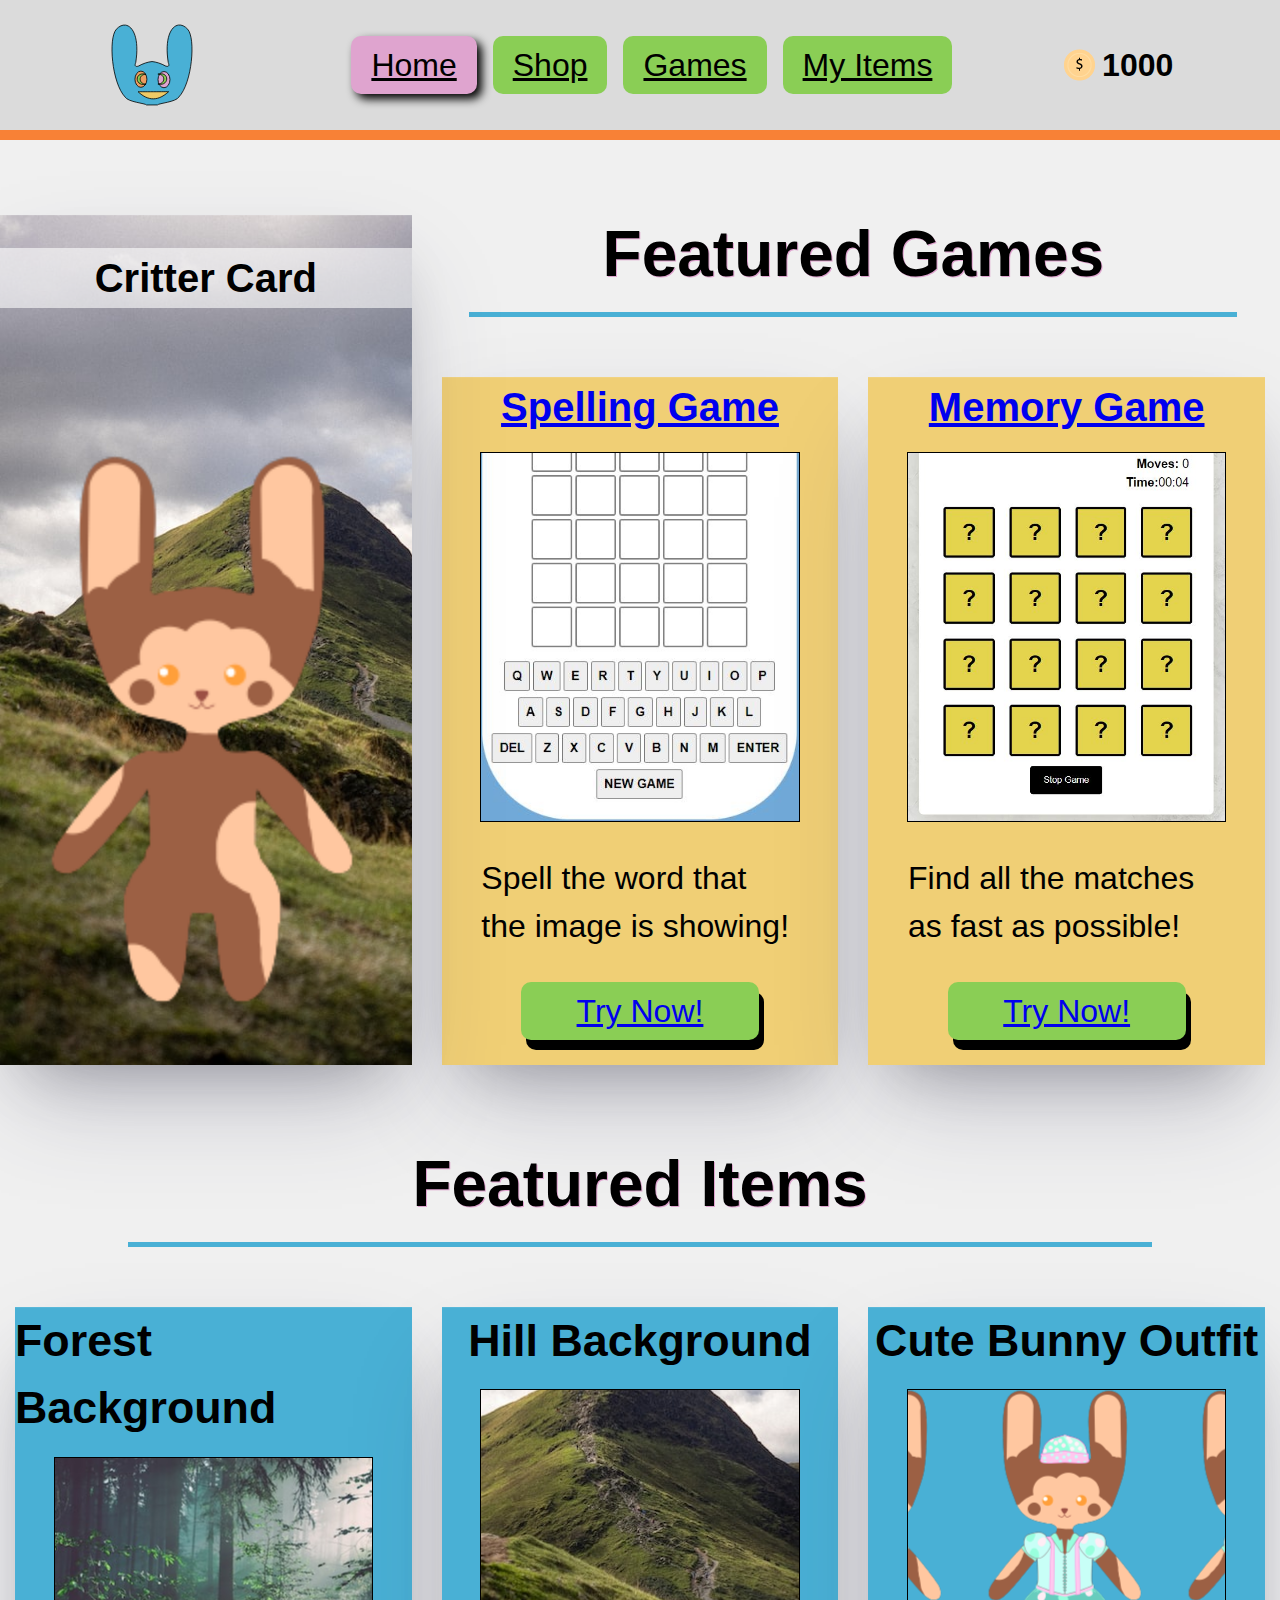
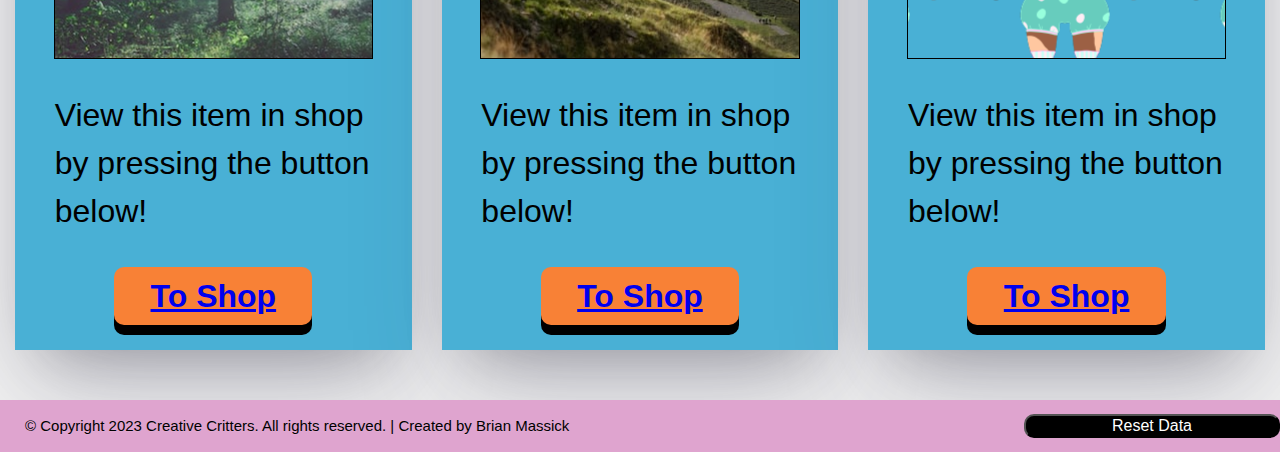
<file: index.html>
<!DOCTYPE html>
<html lang="en">
<head>
    <meta charset="UTF-8">
    <meta http-equiv="X-UA-Compatible" content="IE=edge">
    <meta name="viewport" content="width=device-width, initial-scale=1.0">
    <title>Creative Critters</title>
    <link rel="stylesheet" href="scss/styles.css">
    <link rel="icon" type="image/x-icon" href="/images/testerLogo.svg">
</head>
<body>
    <main>
        <div class="page-wrapper">
            <navigation class="navigation">

                <input type="checkbox" id="menu-toggle">
                <label class="menu-toggle-label circle" for="menu-toggle" aria-label="Dropdown navigation">
                  <span class="menu-button"></span>
                </label>

                <a href="index.html"><div id="cCLogo"></div></a>
    
                <ul class="menu">
                    <li id="active"><a href="index.html">Home</a></li>
                    <li><a href="shop.html">Shop</a></li>
                    <li><a href="games.html">Games</a></li>
                    <li><a href="myItems.html">My Items</a></li>
                </ul>

                <div class="coin-count"><img src="./images/Coin.png" alt="Coin"><span id="coin-bag"></span></div>
            </navigation>
    
            <div class="home-wrapper">
                <div id="critter-background" class="critter-card">
                    <h2>Critter Card</h2>
                    <div id="critter-character"></div>
                </div>
                <h2 class="feature-title-games">Featured Games</h2>
                <div class="featured-games">
                    <div class="game-preview">
                        <h4 class="game-preview-title"><a href="/games/spellingGame.html">Spelling Game</a></h4>
                        <a class="game-preview-image game-preview-image-spelling" href="/games/spellingGame.html"></a>
                        <p class="game-preview-text">
                            Spell the word that the image is showing!
                        </p>
                        <a class="game-preview-button" href="/games/spellingGame.html">Try Now!</a>
                    </div>
                    <div class="game-preview">
                        <h4 class="game-preview-title"><a href="/games/memoryGame.html">Memory Game</a></h4>
                        <a class="game-preview-image-memory game-preview-image" href="/games/memoryGame.html"></a>
                        <p class="game-preview-text">
                            Find all the matches as fast as possible!
                        </p>
                        <a  class="game-preview-button" href="/games/memoryGame.html">Try Now!</a>
                    </div>
                </div>
                <h2 class="feature-title-items">Featured Items</h2>
                <div class="featured-items">
                    <div class="item-preview item-preview-background">
                        <h4 class="item-preview-title">Forest Background</h4>
                        <div id="item-1" class="item-preview-image"></div>
                        <p class="item-preview-text">
                            View this item in shop by pressing the button below!
                        </p>
                        <a class="item-preview-button" href="./shop.html">To Shop</a>
                    </div>
                    <div class="item-preview item-preview-background">
                        <h4 class="item-preview-title">Hill Background</h4>
                        <div id="item-2" class="item-preview-image"></div>
                        <p class="item-preview-text">
                            View this item in shop by pressing the button below!
                        </p>
                        <a class="item-preview-button" href="./shop.html">To Shop</a>
                    </div>
                    <div class="item-preview item-preview-background">
                        <h4 class="item-preview-title">Cute Bunny Outfit</h4>
                        <div id="item-3" class="item-preview-image"></div>
                        <p class="item-preview-text">
                            View this item in shop by pressing the button below!
                        </p>
                        <a class="item-preview-button" href="./shop.html">To Shop</a>
                    </div>
                </div>
            </div>
    
            <footer class="footer">
                <div class="footer-div">
                    <p class="copyright-text">© Copyright 2023 Creative Critters. All rights reserved. | Created by Brian Massick</p>
                    <button class="reset-data" onclick="resetLocalData()">Reset Data</button>
                </div>
            </footer>
        </div>
    </main>

<script src="/main.js" type="text/javascript"></script>
</body>
</html>
</file>
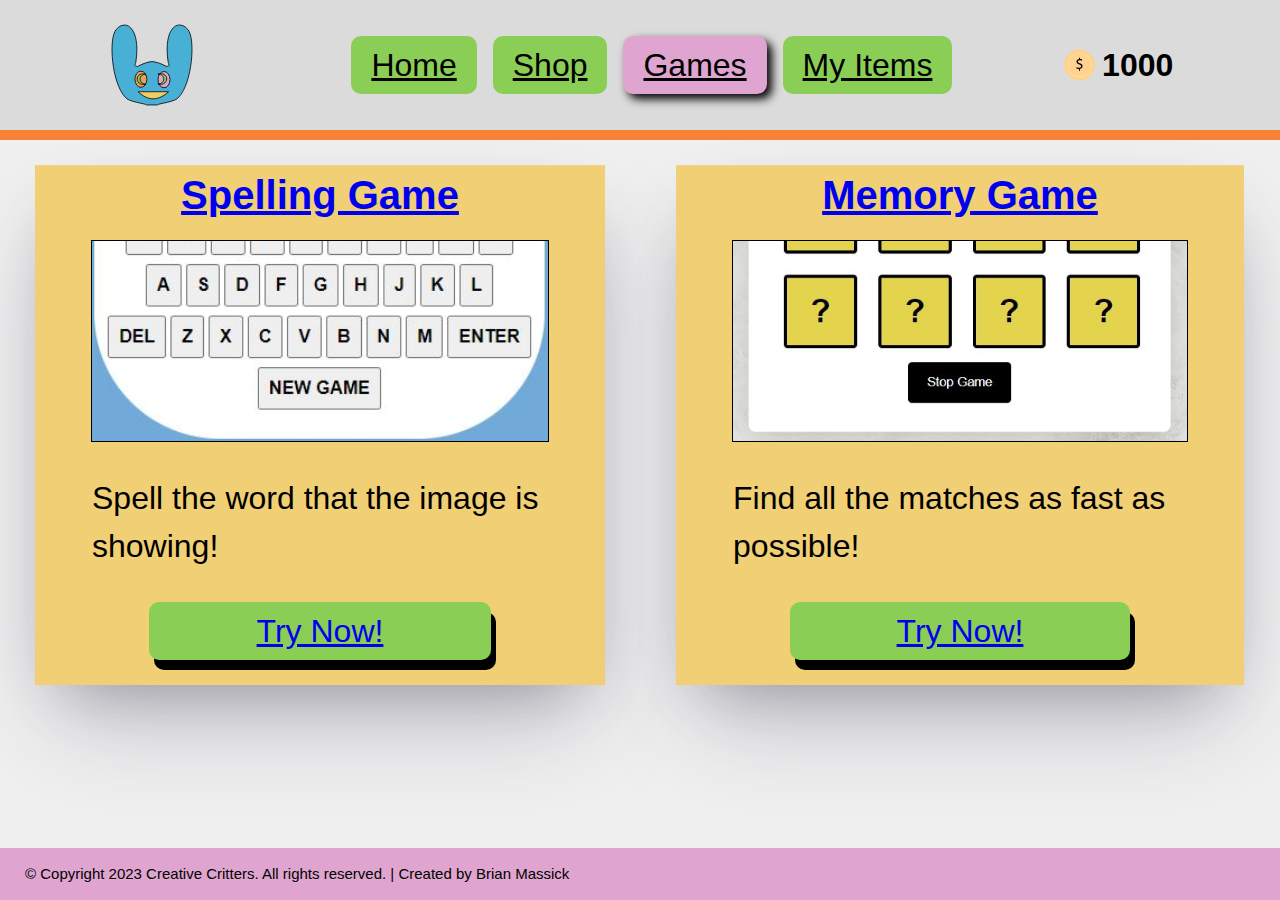
<file: games.html>
<!DOCTYPE html>
<html lang="en">
<head>
    <meta charset="UTF-8">
    <meta http-equiv="X-UA-Compatible" content="IE=edge">
    <meta name="viewport" content="width=device-width, initial-scale=1.0">
    <title>Games</title>
    <link rel="stylesheet" href="scss/styles.css">
    <link rel="icon" type="image/x-icon" href="/images/testerLogo.svg">
</head>
<body>
    <main>
        <div class="page-wrapper">
            <navigation class="navigation">

                <input type="checkbox" id="menu-toggle">
                <label class="menu-toggle-label circle" for="menu-toggle" aria-label="Dropdown navigation">
                  <span class="menu-button"></span>
                </label>
                
                <a href="index.html"><div id="cCLogo"></div></a>
    
                <ul class="menu">
                    <li><a href="index.html">Home</a></li>
                    <li><a href="shop.html">Shop</a></li>
                    <li id="active"><a href="games.html">Games</a></li>
                    <li><a href="myItems.html">My Items</a></li>
                </ul>

                <div class="coin-count"><img src="./images/Coin.png" alt="Coin"><span id="coin-bag"></span></div>
            </navigation>
    
            <div class="game-wrapper">
                <div class="games">
                    <div class="games-card">
                        <div class="game-preview">
                            <h4 class="game-preview-title"><a href="games/spellingGame.html">Spelling Game</a></h4>
                            <a class="game-preview-image game-preview-image-spelling" href="/games/spellingGame.html"></a>
                            <p class="game-preview-text">
                                Spell the word that the image is showing!
                            </p>
                            <a class="game-preview-button" href="/games/spellingGame.html">Try Now!</a>
                        </div>
                    </div>
                    <div class="games-card">
                        <div class="game-preview">
                            <h4 class="game-preview-title"><a href="games/memoryGame.html">Memory Game</a></h4>
                            <a class="game-preview-image game-preview-image-memory" href="/games/memoryGame.html"></a>
                            <p class="game-preview-text">
                                Find all the matches as fast as possible!
                            </p>
                            <a class="game-preview-button" href="/games/memoryGame.html">Try Now!</a>
                        </div>
                    </div>
                </div>
            </div>
    
            <footer class="footer">
                <div class="footer-div">
                    <p class="copyright-text">© Copyright 2023 Creative Critters. All rights reserved. | Created by Brian Massick</p>
                </div>
            </footer>

        </div>
    </main>

<script src="/main.js"></script>
</body>
</html>
</file>
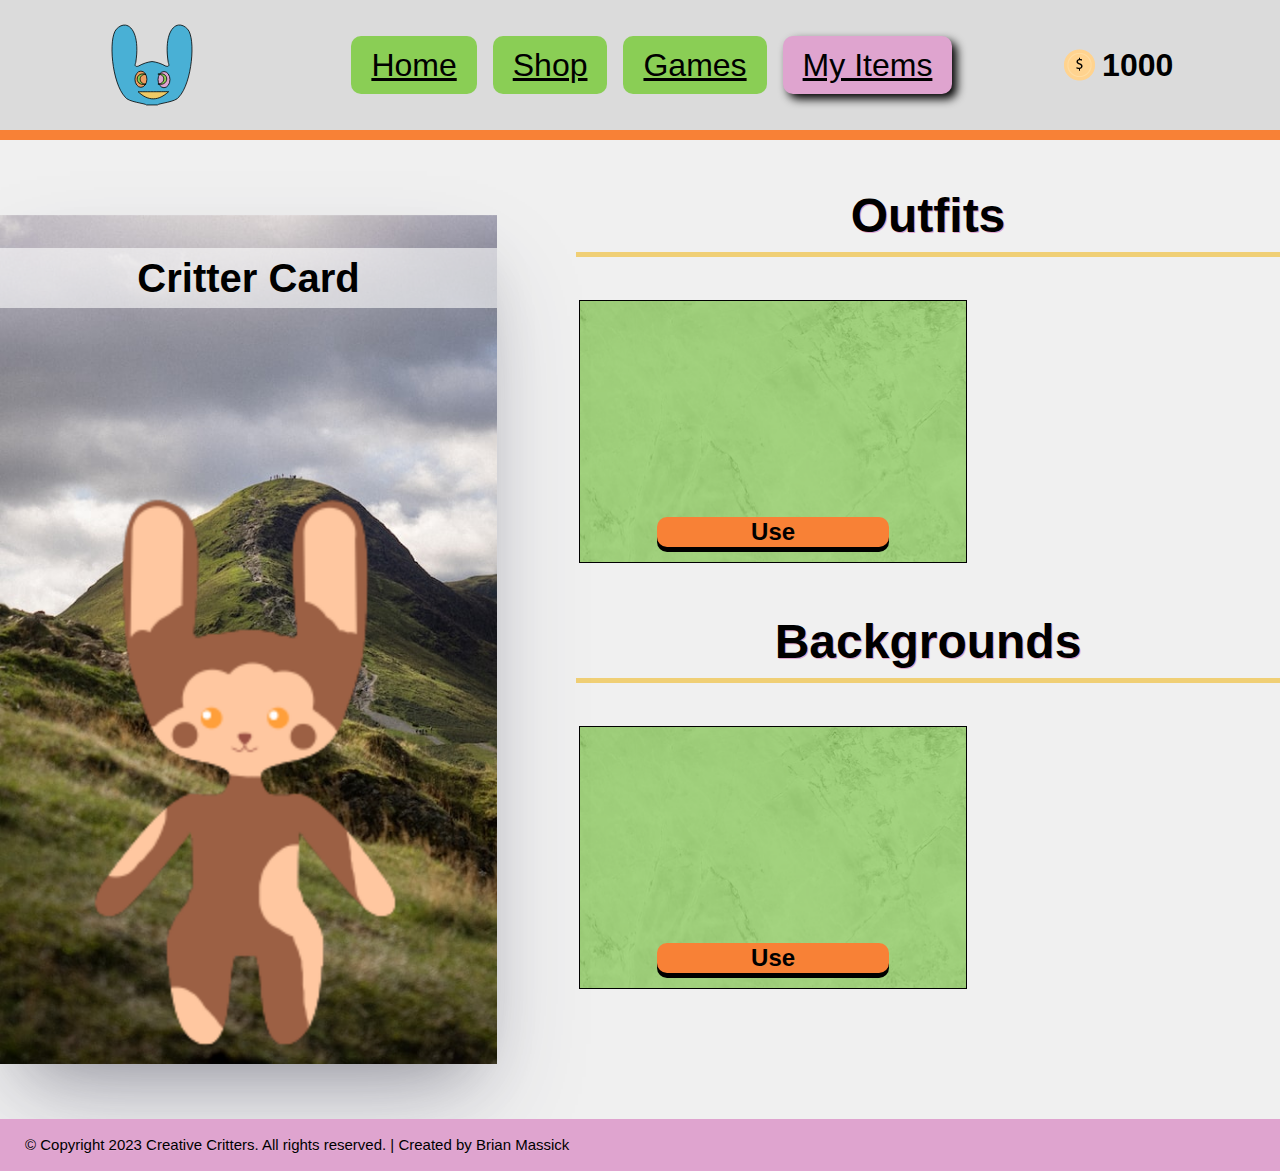
<file: myItems.html>
<!DOCTYPE html>
<html lang="en">
<head>
    <meta charset="UTF-8">
    <meta http-equiv="X-UA-Compatible" content="IE=edge">
    <meta name="viewport" content="width=device-width, initial-scale=1.0">
    <title>Critter Shop</title>
    <link rel="stylesheet" href="scss/styles.css">
    <link rel="icon" type="image/x-icon" href="/images/testerLogo.svg">
</head>
<body>
    <main>
        <div class="page-wrapper">
            <navigation class="navigation">

              <input type="checkbox" id="menu-toggle">
                <label class="menu-toggle-label circle" for="menu-toggle" aria-label="Dropdown navigation">
                  <span class="menu-button"></span>
              </label>
                
                <a href="index.html"><div id="cCLogo"></div></a>
    
                <ul class="menu">
                    <li><a href="index.html">Home</a></li>
                    <li><a href="shop.html">Shop</a></li>
                    <li><a href="games.html">Games</a></li>
                    <li id="active"><a href="myItems.html">My Items</a></li>
                </ul>

                <div class="coin-count"><img src="./images/Coin.png" alt="Coin"><span id="coin-bag"></span></div>
            </navigation>

            <div class="myitems-container">
                <div class="critter-card-container">
                    <div id="critter-background" class="critter-card">
                        <h2>Critter Card</h2>
                        <div id="critter-character"></div>
                    </div>
                </div>
        
                <div class="myitems-showcase-container">
                    <div class="shop-wrapper">
                        <h2 class="myitems-outfits-title">Outfits</h2>
                        
                        <div id="outfit-showcase" class="myitems-media-scroller snaps-inline">
                        </div>
      
                        <h2 class="myitems-outfits-title">Backgrounds</h2>
                        
                        <div id="background-showcase" class="myitems-media-scroller snaps-inline">
                        </div>
                    </div>
                </div>
            </div>
    
            <footer class="footer">
                <div class="footer-div">
                    <p class="copyright-text">© Copyright 2023 Creative Critters. All rights reserved. | Created by Brian Massick</p>
                </div>
            </footer>
        </div>
    </main>

<script src="/main.js"></script>
<script src="/myItems.js" type="module"></script>
</body>
</html>
</file>
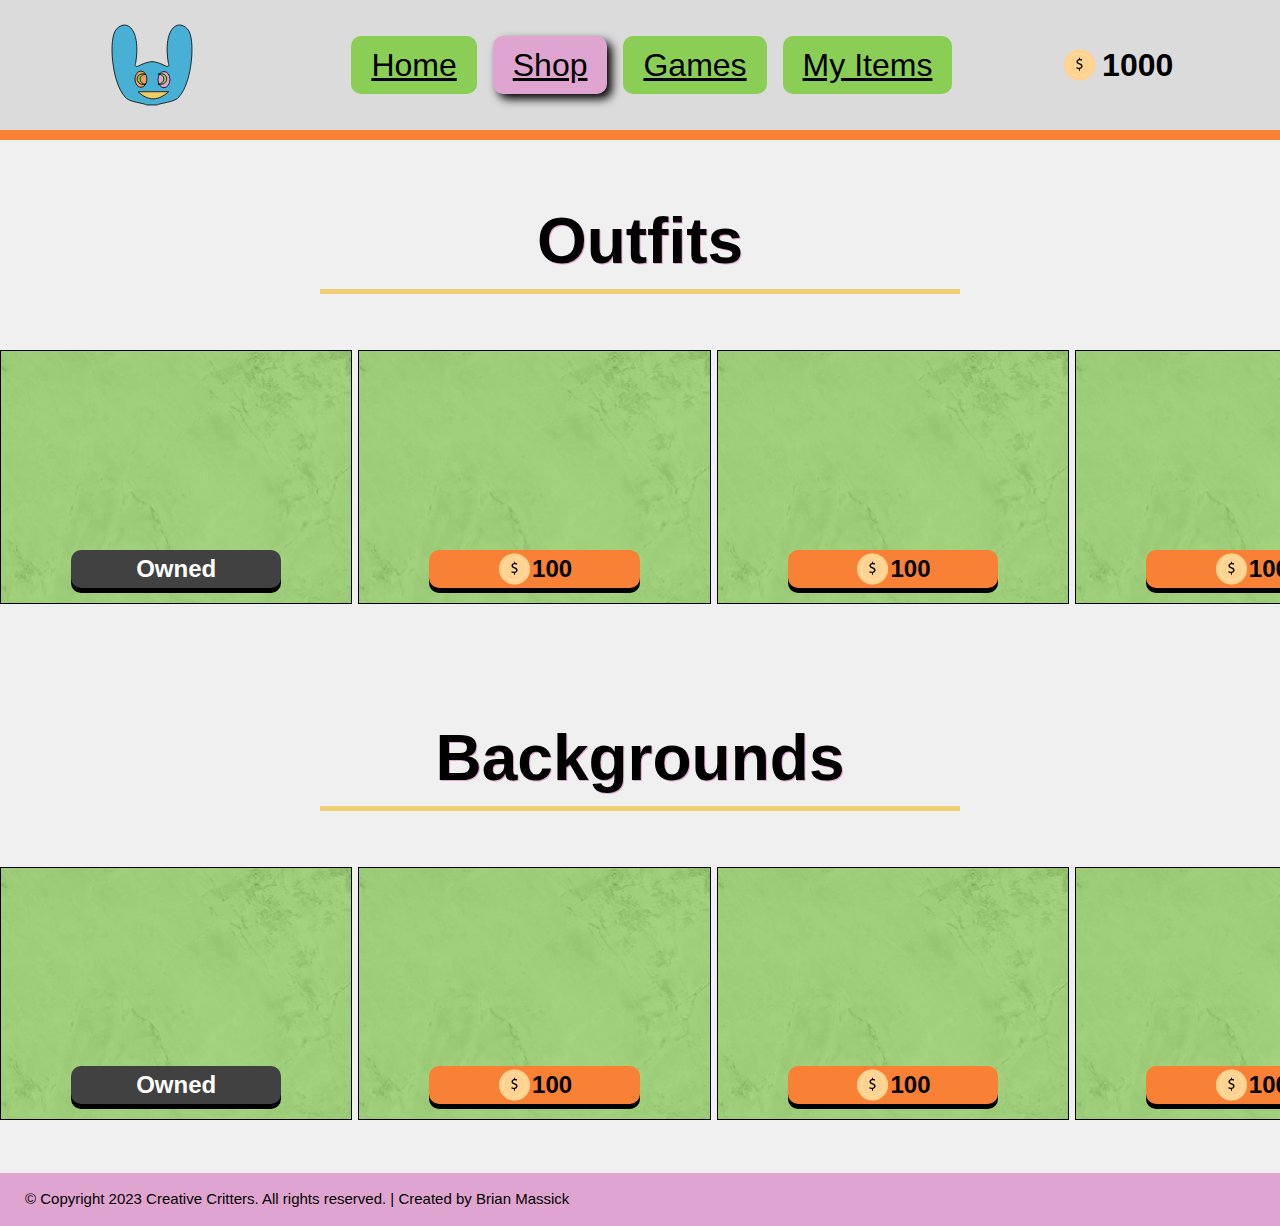
<file: shop.html>
<!DOCTYPE html>
<html lang="en">
<head>
    <meta charset="UTF-8">
    <meta http-equiv="X-UA-Compatible" content="IE=edge">
    <meta name="viewport" content="width=device-width, initial-scale=1.0">
    <title>Critter Shop</title>
    <link rel="stylesheet" href="scss/styles.css">
    <link rel="icon" type="image/x-icon" href="/images/testerLogo.svg">
</head>
<body>
    <main>
        <div class="page-wrapper">
            <navigation class="navigation">

              <input type="checkbox" id="menu-toggle">
                <label class="menu-toggle-label circle" for="menu-toggle" aria-label="Dropdown navigation">
                  <span class="menu-button"></span>
              </label>
                
                <a href="index.html"><div id="cCLogo"></div></a>
    
                <ul class="menu">
                    <li><a href="index.html">Home</a></li>
                    <li id="active"><a href="shop.html">Shop</a></li>
                    <li><a href="games.html">Games</a></li>
                    <li><a href="myItems.html">My Items</a></li>
                </ul>

                <div class="coin-count"><img src="./images/Coin.png" alt="Coin"><span id="coin-bag"></span></div>
            </navigation>
    
            <div class="shop-wrapper">
                  <h2 class="outfits-title">Outfits</h2>
                  
                  <div id="outfit-showcase" class="media-scroller snaps-inline">
                  </div>

                  <h2 class="outfits-title">Backgrounds</h2>
                  
                  <div id="background-showcase" class="media-scroller snaps-inline">
                  </div>
                  
            </div>
    
            <footer class="footer">
                <div class="footer-div">
                    <p class="copyright-text">© Copyright 2023 Creative Critters. All rights reserved. | Created by Brian Massick</p>
                </div>
            </footer>
        </div>
    </main>

<script src="/main.js"></script>
<script src="/shop.js" type="module"></script>
</body>
</html>
</file>
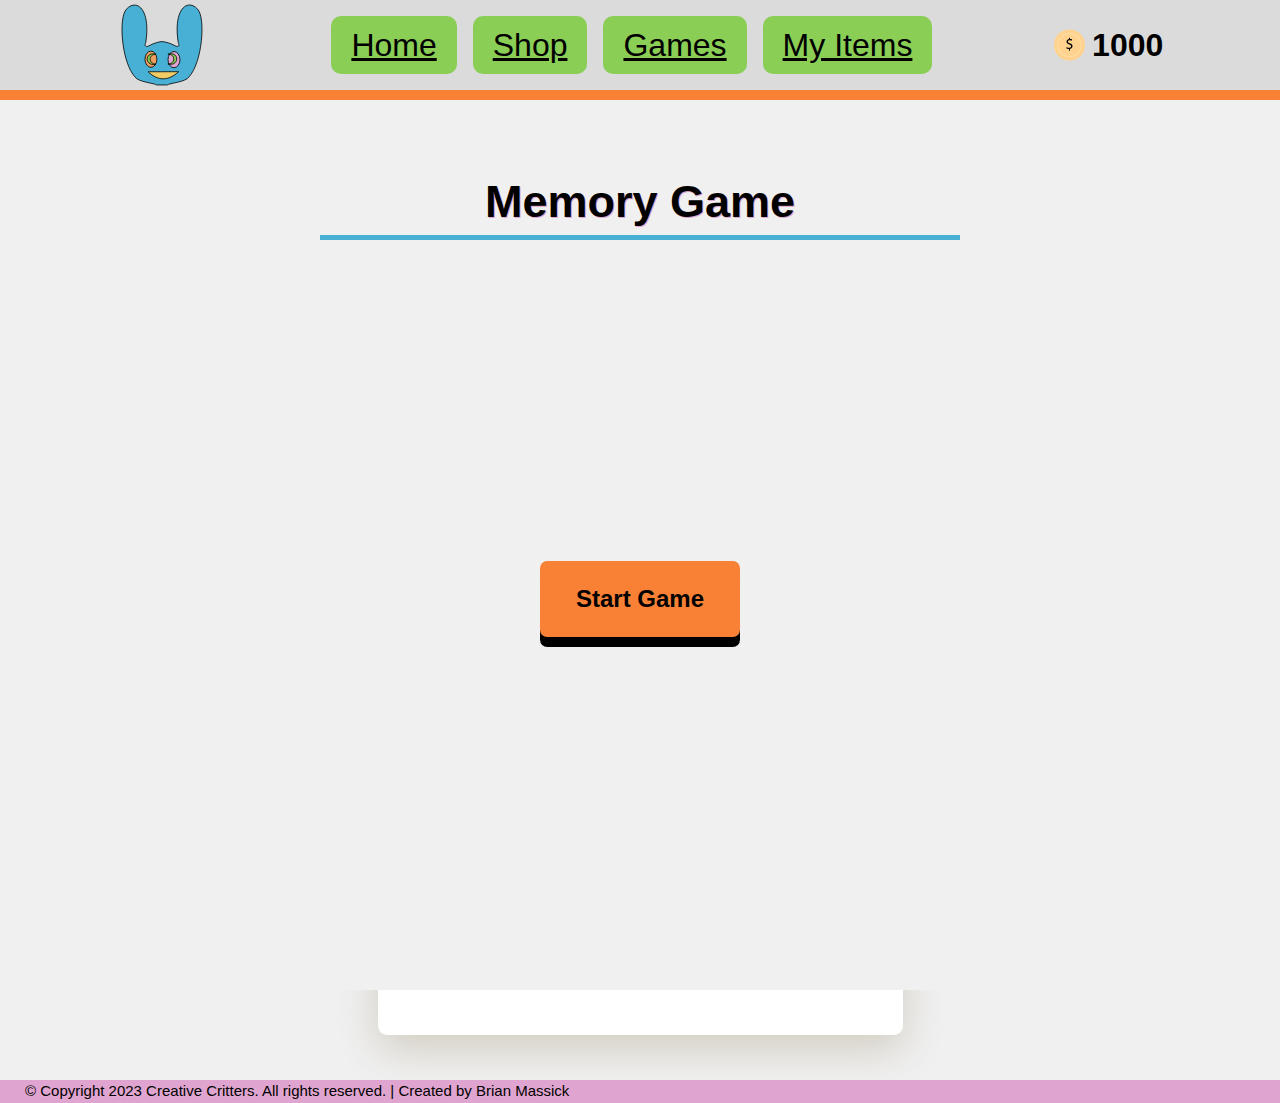
<file: games/memoryGame.html>
<!DOCTYPE html>
<html lang="en">
  <head>
    <meta charset="UTF-8">
    <meta name="viewport" content="width=device-width, initial-scale=1.0">
    <title>Memory Game</title>
    <link rel="stylesheet" href="memoryGame.css">
    <link rel="stylesheet" href="../scss/styles.css">
  </head>
  <body>

    <navigation class="navigation">

        <input type="checkbox" id="menu-toggle">
        <label class="menu-toggle-label circle" for="menu-toggle" aria-label="Dropdown navigation">
          <span class="menu-button"></span>
        </label>

        <a href="../index.html"><div id="cCLogo"></div></a>

        <ul class="menu">
            <li><a href="../index.html">Home</a></li>
            <li><a href="../shop.html">Shop</a></li>
            <li><a href="../games.html">Games</a></li>
            <li><a href="../myItems.html">My Items</a></li>
        </ul>

        <div class="coin-count"><img src="../images/Coin.png" alt="Coin"><span id="coin-bag"></span></div>
    </navigation>

    <div class="page-wrap">
      <h1 class="game-title">Memory Game</h1>

      <div class="wrapper">
        <div class="stats-container">
          <div id="moves-count"></div>
          <div id="time"></div>
        </div>
        <div class="game-container"></div>
        <button id="stop" class="hide">Stop Game</button>
      </div>
      <div class="controls-container">
        <p id="result"></p>
        <button id="start">Start Game</button>
      </div>
    </div>

    <footer class="footer">
        <div class="footer-div">
            <p class="copyright-text">© Copyright 2023 Creative Critters. All rights reserved. | Created by Brian Massick</p>
        </div>
    </footer>

    <script src="memoryGame.js"></script>
    <script src="../main.js"></script>
  </body>
</html>
</file>
<file: scss/styles.css>
/* Colour Palette
Orchid        - #DFA4CF
Orange-Yellow - #F0CF75
Pumpkin       - #F88136
Yellow-Green  - #8ACE55
Maximum-Blue  - #49B0D5
*/
/* Global styles */
html {
  box-sizing: border-box;
  margin: 0;
  padding: 0;
  font-family: "Montserrat", sans-serif;
  font-family: "Roboto", sans-serif;
}

body {
  background-color: #f0f0f0;
  display: flex;
  flex-direction: column;
  margin: 0;
  padding: 0;
  font-size: 15px;
  line-height: 1.5;
}

html, body {
  height: 100%;
  width: 100%;
}

a {
  text-decoration: underline;
}
a:visited {
  color: inherit;
}

.page-wrapper {
  display: flex;
  min-height: 100vh;
  flex-direction: column;
  justify-content: flex-start;
}

/* Navigation */
#cCLogo {
  margin: 0;
  padding: 0;
  background-image: url(../images/newCCLogo.svg);
  background-repeat: no-repeat;
  background-position: center;
  height: 100px;
  width: 100px;
}

.navigation {
  background-color: #dbdbdb;
  border-bottom: 10px solid #F88136;
  display: flex;
  flex-direction: row;
  align-items: center;
  justify-content: space-evenly;
  position: -webkit-sticky;
  position: sticky;
  top: 0;
  height: 100px;
  width: 100%;
  padding: 1em 0;
  z-index: 99;
}

#active {
  background-color: #DFA4CF;
  box-shadow: #000 5px 5px 10px;
}

.menu {
  display: flex;
  flex-direction: row;
  list-style-type: none;
  justify-content: center;
  align-items: center;
}
.menu li {
  font-size: 2rem;
  background-color: #8ACE55;
  border-radius: 10px 10px;
}
@media screen and (max-width: 1200px) {
  .menu li {
    font-size: 1.5rem;
  }
}
.menu > li {
  vertical-align: center;
  text-align: center;
  padding: 5px 10px;
  margin: 0.5rem;
  overflow: hidden;
}
.menu li a {
  margin: 10px;
  color: black;
  text-decoration: underline;
}
.menu li:hover {
  opacity: 70%;
}

.menu-toggle-label {
  display: none;
  height: 100%;
  width: 30px;
  cursor: pointer;
  flex-direction: column;
  justify-content: center;
  align-items: center;
}

#menu-toggle {
  display: none;
}

.menu-button,
.menu-button::before,
.menu-button::after {
  display: block;
  background-color: #8ACE55;
  position: absolute;
  height: 4px;
  width: 30px;
  transition: transform 400ms cubic-bezier(0.23, 1, 0.32, 1);
  border-radius: 2px;
}

.menu-button::before {
  content: "";
  margin-top: -8px;
}

.menu-button::after {
  content: "";
  margin-top: 8px;
}

#menu-toggle:checked + .menu-toggle-label .menu-button::before {
  margin-top: 0px;
  transform: rotate(405deg);
}

#menu-toggle:checked + .menu-toggle-label .menu-button {
  background: rgba(255, 255, 255, 0);
}

#menu-toggle:checked + .menu-toggle-label .menu-button::after {
  margin-top: 0px;
  transform: rotate(-405deg);
}

@media screen and (max-width: 980px) {
  .navigation {
    margin: 0;
    padding: 0;
    width: 100%;
    height: 100px;
  }
  #cCLogo {
    height: 150px;
  }
  .menu-toggle-label {
    display: flex;
  }
  .menu {
    position: absolute;
    top: 0;
    margin-top: 110px;
    left: 0;
    flex-direction: column;
    width: 30%;
    align-items: center;
  }
  .menu ul {
    margin: 0;
    padding: 0;
    width: 10px;
    top: 105px;
  }
  .circle {
    border: 3px solid;
    width: 40px;
    height: 40px;
    border-radius: 50%;
    border-color: #8ACE55 transparent;
  }
  #menu-toggle ~ .menu li {
    height: 0;
    margin: 0;
    padding: 0;
    border: 0;
    transition: height 400ms cubic-bezier(0.23, 1, 0.32, 1);
  }
  #menu-toggle:checked ~ .menu li {
    border: 1px solid #000;
    height: 1.5em;
    padding: 0.5em;
    transition: height 400ms cubic-bezier(0.23, 1, 0.32, 1);
  }
  .menu > li {
    display: flex;
    justify-content: center;
    align-items: center;
    margin: 0;
    padding: 0.5em 0;
    width: 100%;
    color: #49B0D5;
    background-color: #8ACE55;
  }
  .menu > li:hover {
    opacity: 70%;
  }
}
.coin-count {
  display: flex;
  justify-content: center;
  text-align: center;
  align-items: center;
  font-weight: 800;
  font-size: 2rem;
}

#coin-bag {
  margin: 5px;
}

/* Footer */
.footer {
  margin-top: auto;
  z-index: 1;
}

.footer-div {
  display: flex;
  align-items: center;
  justify-content: space-between;
  height: auto;
  width: 100%;
  background-color: #DFA4CF;
}

.copyright-text {
  padding-left: 25px;
  text-shadow: 0 1px rgba(255, 255, 255, 0.1);
}

/* Critter Card */
.critter-card {
  display: flex;
  justify-content: center;
  position: relative;
  top: 0;
  left: 0;
  grid-column: 1/2;
  grid-row: 1/3;
  margin-top: 75px;
  margin-bottom: 5px;
  margin-right: 15px;
  box-shadow: rgba(255, 255, 255, 0.1) 0px 1px 1px 0px inset, rgba(50, 50, 93, 0.25) 0px 50px 100px -20px, rgba(0, 0, 0, 0.3) 0px 30px 60px -30px;
}
.critter-card h2 {
  font-size: 2.5rem;
  background-color: rgba(255, 255, 255, 0.6);
  position: absolute;
  z-index: 1;
  width: 100%;
  text-align: center;
}
@media screen and (max-width: 1000px) {
  .critter-card {
    grid-column: 1/-1;
    grid-row: 1/2;
    margin-top: 5px;
    margin-right: 0;
  }
}

#critter-background {
  background-image: url(../backgrounds/hillBackground.jpg);
  background-size: cover;
}

#critter-character {
  background-image: url(../outfits/bunny-basic.png);
  background-position: center;
  background-repeat: no-repeat;
  background-size: cover;
  margin-top: 50%;
  width: 400px;
  height: 600px;
  border: none;
}

/* Home page */
.home-wrapper {
  display: grid;
  grid-template-columns: repeat(3, 1fr);
  grid-template-rows: 1fr 3fr 1fr 3fr;
}
@media screen and (max-width: 1000px) {
  .home-wrapper {
    display: flex;
    flex-direction: column;
  }
}

.feature-title-games {
  display: flex;
  justify-content: center;
  align-items: center;
  padding: 0;
  grid-row: 1/2;
  grid-column: 2/-1;
  align-self: center;
  justify-self: center;
  width: 90%;
  height: 50%;
  font-size: 4rem;
  text-shadow: 1px 1px #DFA4CF;
  border-bottom: 5px solid #49B0D5;
}
@media screen and (max-width: 1000px) {
  .feature-title-games {
    font-size: 3rem;
  }
}
.feature-title-items {
  display: flex;
  justify-content: center;
  align-items: center;
  padding: 0;
  grid-row: 3/4;
  grid-column: 1/-1;
  align-self: center;
  justify-self: center;
  width: 80%;
  height: 50%;
  font-size: 4rem;
  text-shadow: 1px 1px #DFA4CF;
  border-bottom: 5px solid #49B0D5;
}
@media screen and (max-width: 1000px) {
  .feature-title-items {
    font-size: 3rem;
  }
}

.featured-games {
  display: grid;
  justify-content: space-around;
  grid-template-columns: repeat(2, 1fr);
  grid-column: 2/4;
  grid-row: 2/3;
}
@media screen and (max-width: 1000px) {
  .featured-games {
    display: flex;
    flex-direction: column;
  }
}

.game-preview {
  background-color: #F0CF75;
  display: flex;
  flex-direction: column;
  justify-content: center;
  align-items: center;
  margin: 5px 15px;
  box-shadow: rgba(255, 255, 255, 0.1) 0px 1px 1px 0px inset, rgba(50, 50, 93, 0.25) 0px 50px 100px -20px, rgba(0, 0, 0, 0.3) 0px 30px 60px -30px;
}
.game-preview-title {
  font-size: 2.5rem;
  margin: 0 0 15px 0;
  padding: 0;
}
@media screen and (max-width: 1200px) {
  .game-preview-title {
    font-size: 2.2rem;
  }
}
@media screen and (max-width: 1000px) {
  .game-preview-title {
    font-size: 2rem;
  }
}
.game-preview-image {
  background-repeat: no-repeat;
  background-size: cover;
  background-position: bottom;
  border: 1px solid #000;
  min-height: 200px;
  height: 60%;
  width: 80%;
}
.game-preview-image-spelling {
  background-image: url("/images/spellingGameSnippet.JPG");
}
.game-preview-image-memory {
  background-image: url("/images/memoryGameSnippet.JPG");
}
.game-preview-text {
  font-size: 2rem;
  text-align: left;
  width: 80%;
}
@media screen and (max-width: 1000px) {
  .game-preview-text {
    font-size: 1.5rem;
  }
}
.game-preview-button {
  background-color: #8ACE55;
  border-radius: 10px 10px;
  font-size: 2rem;
  width: 50%;
  cursor: pointer;
  margin-bottom: 25px;
  padding: 5px 0;
  border: none;
  box-shadow: 5px 10px #000;
  text-align: center;
}
.game-preview-button:visited {
  color: #000;
}
@media screen and (max-width: 2400px) {
  .game-preview-button {
    width: 60%;
  }
}
@media screen and (max-width: 1000px) {
  .game-preview-button {
    font-size: 1.5rem;
  }
}

.featured-items {
  display: grid;
  justify-content: space-around;
  grid-template-columns: repeat(3, 1fr);
  grid-column: 1/4;
  grid-row: 4/5;
}
@media screen and (max-width: 1000px) {
  .featured-items {
    display: flex;
    flex-direction: column;
  }
}

.item-preview {
  background-color: #49B0D5;
  display: flex;
  flex-direction: column;
  justify-content: center;
  align-items: center;
  margin: 5px 15px 50px 15px;
  box-shadow: rgba(255, 255, 255, 0.1) 0px 1px 1px 0px inset, rgba(50, 50, 93, 0.25) 0px 50px 100px -20px, rgba(0, 0, 0, 0.3) 0px 30px 60px -30px;
}
.item-preview-title {
  font-size: 2.8rem;
  margin: 0 0 15px 0;
  padding: 0;
}
@media screen and (max-width: 1000px) {
  .item-preview-title {
    font-size: 1.9rem;
  }
}
.item-preview-image {
  border: 1px solid #000;
  min-height: 200px;
  height: 60%;
  width: 80%;
}
.item-preview-text {
  font-size: 2rem;
  text-align: left;
  width: 80%;
}
@media screen and (max-width: 1000px) {
  .item-preview-text {
    font-size: 1.5rem;
  }
}
.item-preview-button {
  background-color: #F88136;
  border-radius: 10px 10px;
  font-size: 2rem;
  width: 50%;
  cursor: pointer;
  margin-bottom: 5px;
  display: flex;
  justify-content: center;
  align-items: center;
  font-weight: 600;
  margin-bottom: 25px;
  padding: 5px 0;
  border: none;
  box-shadow: 0px 10px #000;
}
@media screen and (max-width: 1000px) {
  .item-preview-button {
    font-size: 1.5rem;
  }
}

.reset-data {
  background-color: #000;
  border-radius: 10px 10px;
  font-size: 1rem;
  width: 20%;
  color: #fff;
  display: flex;
  justify-content: center;
  align-items: center;
}

#item-1 {
  background-image: url(../backgrounds/forestBackground.jpg);
  background-position: center;
}

#item-2 {
  background-image: url(../backgrounds/hillBackground.jpg);
  background-position: center;
}

#item-3 {
  background-image: url(../outfits/bunny-cute.png);
  background-position: center;
}

/* Shop page */
.shop-wrapper {
  display: flex;
  flex-direction: column;
  text-align: center;
  align-items: center;
}

.outfits-title {
  font-size: 4rem;
  border-bottom: 5px solid #F0CF75;
  width: 50%;
  text-shadow: 1px 1px #DFA4CF;
  margin-left: 0;
  margin-right: 0;
}
@media screen and (max-width: 1200px) {
  .outfits-title {
    font-size: 3rem;
  }
}
@media screen and (max-width: 900px) {
  .outfits-title {
    font-size: 2.5;
    width: 100%;
  }
}

.media-scroller {
  display: grid;
  width: 100%;
  grid-auto-flow: column;
  grid-auto-columns: 21%;
  overflow-x: auto;
  overscroll-behavior-inline: contain;
  margin-bottom: 50px;
}
.media-scroller::-webkit-scrollbar {
  margin-top: 20px;
  height: 2.5rem;
}
.media-scroller::-webkit-scrollbar-track {
  background-color: #49B0D5;
  box-shadow: inset 0 0 5px grey;
  border-radius: 5px;
}
.media-scroller::-webkit-scrollbar-thumb {
  background: #DFA4CF;
  border-radius: 5px;
}
@media screen and (max-width: 1500px) {
  .media-scroller {
    grid-auto-columns: 28%;
  }
}
@media screen and (max-width: 1000px) {
  .media-scroller {
    grid-auto-columns: 35%;
  }
}
@media screen and (max-width: 700px) {
  .media-scroller {
    grid-auto-columns: 42%;
  }
}
@media screen and (max-width: 500px) {
  .media-scroller {
    grid-auto-columns: 63%;
  }
}

.outfit-display {
  display: grid;
  background-image: url(../images/shop_item_texture_1.png);
  grid-template-rows: -webkit-min-content;
  grid-template-rows: min-content;
  border: 1px solid black;
  margin: 3px;
}

.outfit-display > section {
  justify-self: center;
  inline-size: 90%;
  margin: 3px;
  aspect-ratio: 16/9;
  -o-object-fit: cover;
     object-fit: cover;
  background-repeat: no-repeat;
}

.snaps-inline {
  scroll-snap-type: inline mandatory;
}

.snaps-inline > * {
  scroll-snap-align: none start;
}

.outfit-button {
  justify-self: center;
  background-color: #F88136;
  border-radius: 10px 10px;
  font-size: 1.8rem;
  width: 50%;
  cursor: pointer;
  margin: 15px 0;
  display: flex;
  justify-content: center;
  align-items: center;
  font-weight: 600;
  border: none;
  box-shadow: 0px 5px #000;
  max-height: 100px;
}
@media screen and (max-width: 2400px) {
  .outfit-button {
    width: 60%;
    font-size: 1.5rem;
  }
}

.owned-button {
  justify-self: center;
  background-color: #414141;
  color: #fff;
  border-radius: 10px 10px;
  font-size: 1.8rem;
  width: 30%;
  cursor: default;
  margin: 15px 0;
  display: flex;
  justify-content: center;
  align-items: center;
  font-weight: 600;
  border: none;
  box-shadow: 0px 5px #000;
  max-height: 100px;
}
@media screen and (max-width: 2400px) {
  .owned-button {
    width: 60%;
    font-size: 1.5rem;
  }
}

/* Games page */
.games-wrapper {
  display: grid;
}

.games {
  display: grid;
  grid-template-columns: repeat(3, 1fr);
  justify-content: right;
}
@media screen and (max-width: 1400px) {
  .games {
    grid-template-columns: repeat(2, 1fr);
  }
}
@media screen and (max-width: 1000px) {
  .games {
    display: flex;
    flex-direction: column;
  }
}
.games-card {
  display: grid;
  justify-self: center;
  margin: 20px;
}

/* My Items page */
.myitems-container {
  display: flex;
  flex-direction: row;
  justify-content: space-between;
  margin-bottom: 50px;
}
@media screen and (max-width: 1200px) {
  .myitems-container {
    flex-direction: column;
  }
}

.critter-card-container {
  width: 40%;
}
@media screen and (max-width: 1200px) {
  .critter-card-container {
    width: 100%;
  }
}

.myitems-showcase-container {
  width: 55%;
}
@media screen and (max-width: 1200px) {
  .myitems-showcase-container {
    width: 100%;
  }
}

.myitems-media-scroller {
  display: grid;
  width: 100%;
  grid-auto-flow: column;
  grid-auto-columns: 42%;
  overflow-x: auto;
  overscroll-behavior-inline: contain;
}
.myitems-media-scroller::-webkit-scrollbar {
  margin-top: 20px;
  height: 2.5rem;
}
.myitems-media-scroller::-webkit-scrollbar-track {
  background-color: #49B0D5;
  box-shadow: inset 0 0 5px grey;
  border-radius: 5px;
}
.myitems-media-scroller::-webkit-scrollbar-thumb {
  background: #DFA4CF;
  border-radius: 5px;
}
@media screen and (max-width: 1500px) {
  .myitems-media-scroller {
    grid-auto-columns: 56%;
  }
}
@media screen and (max-width: 1000px) {
  .myitems-media-scroller {
    grid-auto-columns: 50%;
  }
}
@media screen and (max-width: 700px) {
  .myitems-media-scroller {
    grid-auto-columns: 60%;
  }
}
@media screen and (max-width: 500px) {
  .myitems-media-scroller {
    grid-auto-columns: 80%;
  }
}

.myitems-outfits-title {
  font-size: 4rem;
  border-bottom: 5px solid #F0CF75;
  width: 50%;
  text-shadow: 1px 1px #DFA4CF;
  margin-left: 0;
  margin-right: 0;
}
@media screen and (max-width: 2200px) {
  .myitems-outfits-title {
    font-size: 3rem;
    width: 100%;
  }
}

.myitems-using-button {
  justify-self: center;
  background-color: #414141;
  color: #fff;
  border-radius: 10px 10px;
  font-size: 1.8rem;
  width: 30%;
  cursor: default;
  margin: 15px 0;
  display: flex;
  justify-content: center;
  align-items: center;
  font-weight: 600;
  border: none;
  box-shadow: 0px 5px #000;
  max-height: 100px;
}
@media screen and (max-width: 2400px) {
  .myitems-using-button {
    width: 60%;
    font-size: 1.5rem;
  }
}
/*# sourceMappingURL=styles.css.map */
</file>
<file: games/memoryGame.css>
/*
    Memory Game inspired from Coding Artist on Youtube
    https://www.youtube.com/watch?v=dqqxkrKhfS4&ab_channel=CodingArtist
*/


* {
    padding: 0;
    margin: 0;
    box-sizing: border-box;
  }
  html {
    box-sizing: border-box;
    margin: 0;
    padding: 0;
    font-family: 'Montserrat', sans-serif;
    font-family: 'Roboto', sans-serif;
  }
  body {
    background-color: #ffffff;
  }
  .page-wrap {
    display: flex;
    justify-content: center;
    align-items: center;
    flex-direction: column;
    width: 100%;
  }
  .game-title{
    display: flex;
    justify-content: center;
    align-self: center;
    font-size: 3em;
    text-shadow: 1px 1px #DFA4CF;
    border-bottom: 5px solid #49B0D5;
    width: 50%;
    margin-top: 1.5em;
    z-index: 2;
  }
  .wrapper {
    box-sizing: content-box;
    margin: 3em auto;
    width: 30em;
    height: 45em;
    padding: 2.5em;
    background-color: #ffffff;
    border-radius: 0.6em;
    box-shadow: 0 0.9em 2.8em rgba(86, 66, 0, 0.2);
  }
  .game-container {
    position: relative;
    width: 100%;
    display: grid;
    gap: 1.8em;
  }
  .stats-container {
    text-align: right;
    margin-bottom: 1.2em;
    font-size: 1.5em;
  }
  .stats-container span {
    font-weight: 600;
  }
  .card-container {
    position: relative;
    width: 6.25em;
    height: 6.25em;
    cursor: pointer;
  }
  .card-before,
  .card-after {
    position: absolute;
    border-radius: 5px;
    width: 100%;
    height: 100%;
    display: flex;
    align-items: center;
    justify-content: center;
    border: 4px solid #000000;
    transition: transform 0.7s ease-out;
    backface-visibility: hidden;
  }
  .card-before {
    background-color: #F0CF75;
    font-size: 2.8em;
    font-weight: 600;
  }
  .card-after {
    background-color: #ffffff;
    transform: rotateY(180deg);
  }
  .card-container.flipped .card-before {
    transform: rotateY(180deg);
  }
  .card-container.flipped .card-after {
    transform: rotateY(0deg);
  }
  .controls-container {
    position: absolute;
    display: flex;
    align-items: center;
    justify-content: center;
    flex-direction: column;
    width: 60%;
    height: 90%;
    background-color: #f0f0f0;
    align-self: center;
    top: 20%;
  }
  button {
    margin-top: 1.2em;
    border: none;
    border-radius: 0.3em;
    padding: 1em 1.5em;
    cursor: pointer;
  }
  #stop {
    font-size: 1.1em;
    display: block;
    margin: 1.1em auto 0 auto;
    background-color: #000000;
    color: #ffffff;
  }
  .controls-container button {
    font-size: 1.6em;
    font-weight: 700;
    color: #000000;
    background-color: #F88136;
    box-shadow: 0 10px #000;
  }
  .hide {
    display: none;
  }
  #result {
    text-align: center;
  }
  #result h2 {
    font-size: 2.5em;
  }
  #result h4 {
    font-size: 1.8em;
    margin: 0.6em 0 1em 0;
  }
  .image {
    overflow: hidden;
    height: 5.75em;
    width: 5.75em;
  }

  @media screen and (max-width: 1000px) {
    .controls-container {
        width: 100%;
    }
    .wrapper {
      width: 30em;
      justify-self: left;
    }
    .game-container {
      gap: 1em;
    }
    .card-container {
      width: 6.25em;
    }
  }
  @media screen and (max-width: 700px) {
    .game-title {
      width: 90%;
    }
    .game-container {
      gap: 0.5em;
    }
  }
</file>
